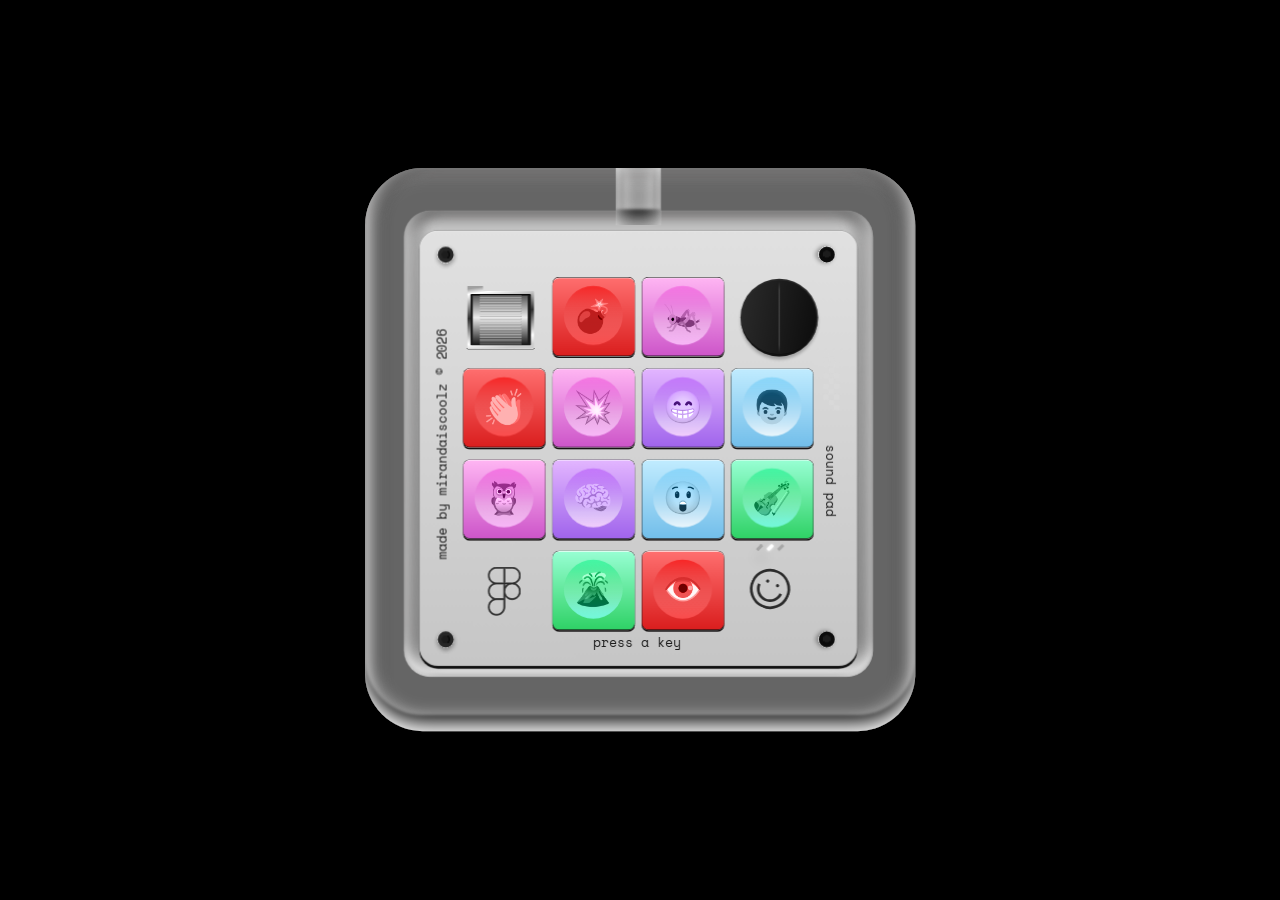
<file: index.html>
<!DOCTYPE html>
<html lang="en">
<head>
  <meta charset="UTF-8">
  <meta name="viewport" content="width=device-width, initial-scale=1.0">
  <title>Sound Pad</title>
  <link rel="preconnect" href="https://fonts.googleapis.com">
  <link rel="preconnect" href="https://fonts.gstatic.com" crossorigin>
  <link href="https://fonts.googleapis.com/css2?family=Space+Mono:wght@400;700&display=swap" rel="stylesheet">
  <style>
    * { margin: 0; padding: 0; box-sizing: border-box; }

    body {
      background: #000;
      display: flex;
      align-items: center;
      justify-content: center;
      min-height: 100vh;       /* fallback */
      min-height: 100dvh;      /* dynamic viewport — correct on mobile */
      overflow: hidden;
    }

    /* Scene: holds the scaled device. Its width/height + the
       device-scale transform are set dynamically in JS so the device
       always fits the viewport (minus body padding) and stays centered. */
    .scene {
      position: relative;
      flex-shrink: 0;
      /* Sensible defaults if JS hasn't run yet — JS will override. */
      width: 550.34px;
      height: 563.24px;
    }

    .device-scale {
      transform: scale(0.14);  /* overridden by JS */
      transform-origin: top left;
      position: absolute;
      top: 0;
      left: 0;
      width: 3931px;
      height: 4023.12px;
    }

    /* ── SHELL (frosted outer body) ── */
    .shell {
      position: absolute;
      inset: 0;
      border-radius: 411.995px;
      background: rgba(202,202,202,0.5);
      backdrop-filter: blur(115.868px);
      box-shadow:
        inset 0px -66.21px 154.491px 0px white,
        inset 0px -115.359px 22.07px 0px black,
        inset -132.421px 0px 66.21px 0px rgba(24,24,24,0.25),
        inset 132.421px 0px 66.21px 0px rgba(24,24,24,0.25),
        inset 0px 46.347px 92.694px 0px rgba(24,24,24,0.5),
        inset 0px 0px 154.491px 0px white,
        inset 0px 44.14px 88.28px 0px rgba(55,48,48,0.4);
    }

    /* ── CUTOUT (inner lighter recess) ── */
    .cutout {
      position: absolute;
      width: 3352.576px;
      height: 3329.019px;
      left: 276.78px;
      top: 304.93px;
      border-radius: 189.518px;
      background: linear-gradient(to bottom,
        rgba(255,255,255,0.5) 0%,
        rgba(230,230,230,0.44) 19.792%,
        rgba(255,255,255,0.01) 100%);
      backdrop-filter: blur(115.868px);
      box-shadow:
        inset 0px -66.21px 154.491px 0px white,
        inset 0px -22.07px 22.07px 0px black,
        inset -132.421px 0px 66.21px 0px rgba(24,24,24,0.25),
        inset 132.421px 0px 66.21px 0px rgba(24,24,24,0.25),
        inset 0px 46.347px 92.694px 0px rgba(24,24,24,0.5),
        inset 0px 0px 154.491px 0px white,
        inset 0px 44.14px 88.28px 0px rgba(55,48,48,0.4);
    }

    /* ── USB connector nub ── */
    .usb-connector {
      position: absolute;
      width: 323.315px;
      height: 409.455px;
      left: 1791.41px;
      top: 0.47px;
      background: rgba(202,202,202,0.5);
      box-shadow:
        inset 0px -12.36px 154.491px 0px white,
        inset 0px -115.359px 22.07px 0px rgba(0,0,0,0.83),
        inset -59.053px 0px 23.346px 0px rgba(24,24,24,0.25),
        inset 59.053px 0px 26.505px 0px rgba(24,24,24,0.25),
        inset 0px 46.347px 92.694px 0px rgba(24,24,24,0.5),
        inset 0px 0px 154.491px 0px white,
        inset 0px 44.14px 88.28px 0px rgba(55,48,48,0.4);
    }

    /* ── SILVER PLATE ── */
    .plate {
      position: absolute;
      width: 3137.218px;
      height: 3137.22px;
      left: 383.735px;
      top: 442.95px;
      border-radius: 137.332px;
      border: 4.716px solid rgba(0,0,0,0.25);
      background: linear-gradient(to bottom, #e1e1e1, #c6c6c6);
      box-shadow:
        inset 0px 8.24px 6.455px 0px rgba(255,255,255,0.19),
        inset 0px -19.226px 5.493px 0px rgba(0,0,0,0.93);
      overflow: hidden;
    }

    .plate-texture {
      position: absolute;
      inset: 0;
      background-image: url('https://www.figma.com/api/mcp/asset/39bbd13a-a094-4711-b7f8-eeae2d5db777');
      background-size: 2811.179px 2811.179px;
      background-position: top left;
      mix-blend-mode: overlay;
      pointer-events: none;
    }

    /* ── SCREWS ── */
    .screws {
      position: absolute;
      top: 3.69%; right: 5.17%; bottom: 4.87%; left: 4.23%;
    }
    .screw {
      position: absolute;
      width: 113.029px;
      height: 113.358px;
    }
    /* Screw image extends well beyond its 113×113 container per the
       Figma negative insets — this is what makes the visible screw
       larger than the inner hex, so the hex sits centered in the
       circle rather than filling it. */
    .screw-bg {
      display: block;
      position: absolute;
      top: -14.05%;
      left: -28.67%;
      width: 157.34%;   /* 100 + 28.67 + 28.67 */
      height: 157.18%;  /* 100 + 14.05 + 43.13 */
    }
    /* Polygon 3 — the screw-slot.svg from Figma. Natural viewBox is
       58.18 × 66.14 (taller than wide), then rotated 90° per the
       Figma design so the visible hex sits point-left/point-right. */
    .screw-poly {
      display: block;
      position: absolute;
      width: 51.4%;
      height: 58.5%;
      left: 50%;
      top: 50%;
      transform: translate(-50%, -50%) rotate(90deg);
    }
    /* Per Figma: left screws are unrotated; right screws are rotated
       90° clockwise (which is also why the right-side asset uses the
       darker #0B0B0B fill of screw-alt.svg vs the #262626 of the
       left-side screw.svg). */
    .screw-tl { top: 0; left: 0; }
    .screw-bl { bottom: 0; left: 0; }
    .screw-tr { top: 0; right: 0; transform: rotate(90deg); transform-origin: center; }
    .screw-br { bottom: 0; right: 0; transform: rotate(90deg); transform-origin: center; }

    /* ── BUTTON ROWS ── */
    .button-rows {
      position: absolute;
      left: 696.662px;
      top: 778.718px;
      width: 2510.423px;
      display: flex;
      flex-direction: column;
      align-items: center;
      gap: 73.092px;
    }

    .key-row {
      display: flex;
      gap: 49.429px;
      align-items: center;
    }

    /* ── KEYCAP ── */
    .keycap {
      width: 588.493px;
      height: 578.557px;
      position: relative;
      cursor: pointer;
      border: none;
      background: transparent;
      padding: 0;
      flex-shrink: 0;
    }

    /* Depth: dark bottom shadow edge */
    .key-depth {
      position: absolute;
      top: 2.56%; left: 0; right: 0; bottom: 0;
      border-radius: 46.234px;
      background: #161213;
      box-shadow:
        inset 0px 1.874px 0.852px 0px black,
        inset 0px 10.22px 1.277px -2.983px rgba(255,255,255,0.85);
      pointer-events: none;
    }

    /* Texture: colored key face */
    .key-texture {
      position: absolute;
      top: 0; left: 0; right: 0; bottom: 2.56%;
      border-radius: 46.234px;
      box-shadow:
        0px 8.091px 0.852px -2.983px rgba(255,255,255,0.55),
        inset 0px -1.703px 1.703px 1.119px rgba(0,0,0,0.75),
        inset 0px 1.874px 0.852px 0px black,
        inset 0px 10.22px 1.277px -2.983px rgba(255,255,255,0.85);
      pointer-events: none;
    }

    .keycap.red    .key-texture { background: linear-gradient(to bottom, #ff6f6f, #da1e1e); }
    .keycap.pink   .key-texture { background: linear-gradient(to bottom, #ffb6f3, #cd55c9); }
    .keycap.purple .key-texture { background: linear-gradient(to bottom, #e3b6ff, #a064ec); }
    .keycap.blue   .key-texture { background: linear-gradient(to bottom, #c1ecff, #72beea); }
    .keycap.green  .key-texture { background: linear-gradient(to bottom, #98ffd4, #2fd266); }

    /* Base oval: sheen highlight — shrinks on hover */
    .key-base {
      position: absolute;
      top: 11.05%; right: 14.67%; bottom: 16.19%; left: 13.8%;
      border-radius: 1181.447px;
      background: linear-gradient(to bottom, rgba(0,0,0,0.62), rgba(255,255,255,0.85));
      filter: blur(1.478px);
      mix-blend-mode: overlay;
      pointer-events: none;
      transform-origin: center;
      transition: transform 0.15s ease;
    }

    /* Emoji — shrinks on hover */
    .key-emoji {
      position: absolute;
      top: 28.03%; right: 31.09%; bottom: 32.49%; left: 30.1%;
      display: flex;
      align-items: center;
      justify-content: center;
      font-size: 228.41px;
      line-height: 1;
      mix-blend-mode: luminosity;
      pointer-events: none;
      transform-origin: center;
      transition: transform 0.15s ease;
      user-select: none;
    }

    /* ── HOVER: base oval + emoji shrink ── */
    .keycap:hover .key-base,
    .keycap:hover .key-emoji {
      transform: scale(0.82);
    }
    /* After a press-to-pause, suppress the hover-shrink until the
       cursor leaves the key — JS adds .suppress-hover then removes
       it on mouseleave so the next hover behaves normally. */
    .keycap.suppress-hover:hover .key-base,
    .keycap.suppress-hover:hover .key-emoji {
      transform: none;
    }

    /* Active: texture presses down */
    .keycap:active .key-texture {
      transform: translateY(10px);
    }
    .keycap:active .key-base,
    .keycap:active .key-emoji {
      transform: scale(0.78) translateY(10px);
    }

    /* ── DIAL ──
       Centered at boy X (2908.758) and cricket Y (1067.997) in LARGE RECT.
       Native dial size from Figma: 601.766 × 603.515.
       Scaled down ~8% and nudged right per design adjustment. */
    .dial-container {
      position: absolute;
      left: 2657.875px;   /* original 2607.875, +50 right */
      top:  766.240px;    /* 1067.997 − 603.515/2 */
      width: 601.766px;
      height: 603.515px;
      filter: drop-shadow(0px 23.132px 14.11px rgba(0,0,0,0.25));
      transform: scale(0.92);
      transform-origin: center;
    }
    .dial-knob {
      width: 601.766px;
      height: 603.515px;
      border-radius: 50%;
      background: #2b2b2b;
      box-shadow: inset 0px -17.753px 2.367px rgba(0,0,0,0.5);
      position: relative;
      overflow: hidden;
    }
    /* Ellipse 850 — 579.7 × 579.7 circle with:
       - transparent→rgba(0,0,0,0.73) gradient (the shading)
       - 7.71px white-25% stroke (creates the visible vertical line in
         the middle of the dial, since the ellipse is rotated 90° and
         clipped, only its vertical edges show through). */
    .dial-ellipse {
      position: absolute;
      width: 579.727px;
      height: 579.727px;
      left: 50%;
      top: 50%;
      transform: translate(-50%, -50%);
      border-radius: 50%;
      background: linear-gradient(
        100deg,
        rgba(0,0,0,0) 0%,
        rgba(0,0,0,0.73) 100%
      );
      pointer-events: none;
    }
    /* The visible vertical bisecting line — recreates the stroke edge
       of the rotated ellipse where it cuts through the dial center. */
    .dial-ellipse::after {
      content: '';
      position: absolute;
      left: 50%;
      top: 2%;
      bottom: 2%;
      width: 7.71px;
      transform: translateX(-50%);
      background: linear-gradient(
        to bottom,
        rgba(255,255,255,0) 0%,
        rgba(255,255,255,0.25) 12%,
        rgba(255,255,255,0.25) 88%,
        rgba(255,255,255,0) 100%
      );
    }

    /* ── ROTARY ENCODER ──
       y-center aligned with the row-1 boom (💣) key center
       (boom-row Y center = 1067.997 in the 3931×4023 design space). */
    .rotary-encoder {
      position: absolute;
      left: 727.17px;
      top: 839.768px;   /* 1067.997 − 456.457/2 */
      width: 484.147px;
      height: 456.457px;
    }
    .rotary-encoder img { display: block; width: 100%; height: 100%; }

    /* ── FIGMA LOGO ──
       Native size 235.586 × 349.395 (proper 2:3 ratio, not squished).
       Centered at owl X (994.992) and mountain Y (3022.944). */
    .figma-logo {
      position: absolute;
      left: 877.199px;    /* 994.992 − 235.586/2 */
      top:  2848.246px;   /* 3022.944 − 349.395/2 */
      width: 235.586px;
      height: 349.395px;
    }
    .figma-logo img {
      display: block;
      width: 100%;
      height: 100%;
    }

    /* ── SMILEY STICKER ── */
    .smiley {
      position: absolute;
      left: 2701.84px;
      top: 2815.2px;
      width: 381.968px;
      height: 381.968px;
      display: flex;
      align-items: center;
      justify-content: center;
    }
    .smiley-inner {
      width: 287.553px;
      height: 287.553px;
      transform: rotate(24.93deg);
    }
    .smiley-inner img { display: block; width: 100%; height: 100%; }

    /* ── TEXT LABELS — Space Mono (per updated Figma design) ── */
    .text-label {
      position: absolute;
      font-family: 'Space Mono', monospace;
      font-size: 92.694px;
      color: #1c1c1c;
      white-space: nowrap;
      font-weight: 400;
      /* Isolate on its own compositor layer so neighboring keycap
         hover transitions don't trigger repaints/subpixel shifts on
         the rotated text. */
      will-change: transform;
      backface-visibility: hidden;
      -webkit-font-smoothing: antialiased;
    }
    .text-soundkeypad {
      left: 3332.39px; top: 2232.98px;
      transform: translate(-50%,-50%) rotate(90deg);
    }
    .text-credits {
      left: 544.26px; top: 1970.45px;
      transform: translate(-50%,-50%) rotate(-90deg);
    }
    .text-tagline {
      left: 1940.89px; top: 3383.83px;
      transform: translate(-50%,-50%);
    }

    /* ── PATTERN DOTS ── */
    .dot {
      position: absolute;
      width: 38.283px;
      height: 38.245px;
      background: #d9d9d9;
      border-radius: 6.374px;
    }

    /* ── LEDs ── */
    .leds { position: absolute; left: 2792.73px; top: 2684px; }
    .led-wrap {
      position: absolute;
      width: 51.974px; height: 51.974px;
      display: flex; align-items: center; justify-content: center;
    }
    .led {
      width: 22.619px; height: 50.883px;
      border-radius: 4.635px;
      transform: rotate(45deg);
    }

    /* ── MOBILE: drop the effects that crash iOS Safari ──
       The device is laid out at 3931×4023px and scaled down via CSS
       transform. iOS Safari rasterizes backdrop-filter and the big
       inset shadows at the *pre-scale* size, which blows the per-tab
       memory cap and triggers the "A problem repeatedly occurred"
       reload loop. At phone scale the heavy effects are barely visible
       anyway — strip them. */
    @media (max-width: 900px), (hover: none) and (pointer: coarse) {
      .shell,
      .cutout {
        backdrop-filter: none;
        -webkit-backdrop-filter: none;
      }
      .shell {
        box-shadow:
          inset 0px -80px 60px 0px rgba(255,255,255,0.55),
          inset 0px -110px 20px 0px rgba(0,0,0,0.7),
          inset 0px 40px 80px 0px rgba(24,24,24,0.45);
      }
      .cutout {
        box-shadow:
          inset 0px -60px 60px 0px rgba(255,255,255,0.5),
          inset 0px -22px 20px 0px rgba(0,0,0,0.55),
          inset 0px 40px 80px 0px rgba(24,24,24,0.4);
      }
      .usb-connector {
        box-shadow:
          inset 0px -110px 20px 0px rgba(0,0,0,0.83),
          inset 0px 40px 80px 0px rgba(24,24,24,0.45);
      }
      /* The plate texture is a multi-megabyte image pulled from a remote
         host and composited with mix-blend-mode — two big mobile costs
         for an effect that's invisible at phone scale. The updated
         Figma design removes it entirely. */
      .plate-texture { display: none; }
      /* Keycap blends (mix-blend-overlay on .key-base, mix-blend-luminosity
         on .key-emoji) and the .key-base blur stay enabled on mobile —
         they're cheap on small elements and the design relies on them
         for correct color. */
    }
  </style>
</head>
<body>
  <div class="scene">
    <div class="device-scale">

      <div class="shell"></div>
      <div class="cutout"></div>
      <div class="usb-connector"></div>

      <div class="plate">
        <div class="plate-texture"></div>
        <div class="screws">
          <div class="screw screw-tl">
            <img class="screw-bg" src="assets/screw.svg" alt="">
            <img class="screw-poly" src="assets/screw-slot.svg" alt="">
          </div>
          <div class="screw screw-bl">
            <img class="screw-bg" src="assets/screw.svg" alt="">
            <img class="screw-poly" src="assets/screw-slot.svg" alt="">
          </div>
          <div class="screw screw-tr">
            <img class="screw-bg" src="assets/screw-alt.svg" alt="">
            <img class="screw-poly" src="assets/screw-slot.svg" alt="">
          </div>
          <div class="screw screw-br">
            <img class="screw-bg" src="assets/screw-alt.svg" alt="">
            <img class="screw-poly" src="assets/screw-slot.svg" alt="">
          </div>
        </div>
      </div>

      <div class="button-rows">

        <!-- Row 1: 💣 🦗 -->
        <div class="key-row">
          <button class="keycap red" data-sound="1">
            <div class="key-depth"></div><div class="key-texture"></div>
            <div class="key-base"></div><div class="key-emoji">💣</div>
          </button>
          <button class="keycap pink" data-sound="2">
            <div class="key-depth"></div><div class="key-texture"></div>
            <div class="key-base"></div><div class="key-emoji">🦗</div>
          </button>
        </div>

        <!-- Row 2: 👏 💥 😁 👦 -->
        <div class="key-row">
          <button class="keycap red" data-sound="3">
            <div class="key-depth"></div><div class="key-texture"></div>
            <div class="key-base"></div><div class="key-emoji">👏</div>
          </button>
          <button class="keycap pink" data-sound="4">
            <div class="key-depth"></div><div class="key-texture"></div>
            <div class="key-base"></div><div class="key-emoji">💥</div>
          </button>
          <button class="keycap purple" data-sound="5">
            <div class="key-depth"></div><div class="key-texture"></div>
            <div class="key-base"></div><div class="key-emoji">😁</div>
          </button>
          <button class="keycap blue" data-sound="6">
            <div class="key-depth"></div><div class="key-texture"></div>
            <div class="key-base"></div><div class="key-emoji">👦</div>
          </button>
        </div>

        <!-- Row 3: 🦉 🧠 😲 🎻 -->
        <div class="key-row">
          <button class="keycap pink" data-sound="7">
            <div class="key-depth"></div><div class="key-texture"></div>
            <div class="key-base"></div><div class="key-emoji">🦉</div>
          </button>
          <button class="keycap purple" data-sound="8">
            <div class="key-depth"></div><div class="key-texture"></div>
            <div class="key-base"></div><div class="key-emoji">🧠</div>
          </button>
          <button class="keycap blue" data-sound="9">
            <div class="key-depth"></div><div class="key-texture"></div>
            <div class="key-base"></div><div class="key-emoji">😲</div>
          </button>
          <button class="keycap green" data-sound="10">
            <div class="key-depth"></div><div class="key-texture"></div>
            <div class="key-base"></div><div class="key-emoji">🎻</div>
          </button>
        </div>

        <!-- Row 4: 🌋 👁️ -->
        <div class="key-row">
          <button class="keycap green" data-sound="11">
            <div class="key-depth"></div><div class="key-texture"></div>
            <div class="key-base"></div><div class="key-emoji">🌋</div>
          </button>
          <button class="keycap red" data-sound="12">
            <div class="key-depth"></div><div class="key-texture"></div>
            <div class="key-base"></div><div class="key-emoji">👁️</div>
          </button>
        </div>

      </div><!-- /button-rows -->

      <div class="dial-container">
        <div class="dial-knob">
          <div class="dial-ellipse"></div>
        </div>
      </div>

      <div class="rotary-encoder">
        <img src="assets/rotary-encoder.svg" alt="">
      </div>

      <div class="figma-logo">
        <img src="assets/logo.svg" alt="">
      </div>

      <div class="smiley">
        <div class="smiley-inner">
          <img src="assets/smiley-face.svg" alt="">
        </div>
      </div>

      <div class="text-label text-soundkeypad">sound pad</div>
      <div class="text-label text-credits">made by mirandaiscoolz © 2026</div>
      <div class="text-label text-tagline">press a key</div>

      <!-- Diagonal pattern dots (positions relative to LARGE RECT) -->
      <div class="dot" style="left:3273.34px;top:1311.74px"></div>
      <div class="dot" style="left:3311.61px;top:1349.99px"></div>
      <div class="dot" style="left:3349.90px;top:1388.22px"></div>
      <div class="dot" style="left:3273.34px;top:1464.70px"></div>
      <div class="dot" style="left:3311.61px;top:1502.95px"></div>
      <div class="dot" style="left:3349.90px;top:1541.19px"></div>
      <div class="dot" style="left:3273.34px;top:1388.22px"></div>
      <div class="dot" style="left:3311.61px;top:1426.47px"></div>
      <div class="dot" style="left:3349.90px;top:1464.70px"></div>
      <div class="dot" style="left:3273.34px;top:1541.18px"></div>
      <div class="dot" style="left:3311.61px;top:1579.43px"></div>
      <div class="dot" style="left:3349.90px;top:1617.67px"></div>
      <div class="dot" style="left:3273.34px;top:1617.67px"></div>
      <div class="dot" style="left:3311.61px;top:1655.91px"></div>
      <div class="dot" style="left:3349.90px;top:1694.15px"></div>

      <div class="leds">
        <div class="led-wrap" style="left:0;top:0">
          <div class="led" style="background:rgba(153,153,153,0.75)"></div>
        </div>
        <div class="led-wrap" style="left:75.15px;top:0">
          <div class="led" style="background:white;filter:blur(11.587px)"></div>
        </div>
        <div class="led-wrap" style="left:75.15px;top:0">
          <div class="led" style="background:white;box-shadow:0px 92.694px 92.694px 0px rgba(0,0,0,0.25)"></div>
        </div>
        <div class="led-wrap" style="left:150.3px;top:0">
          <div class="led" style="background:rgba(153,153,153,0.75)"></div>
        </div>
      </div>

    </div><!-- /device-scale -->
  </div><!-- /scene -->

  <script>
    /* ── Responsive fit ──
       Sizes the keypad so its larger dimension is at most 80% of the
       viewport's shorter side. That guarantees visible padding on all
       four sides of the keypad on every screen — including tall mobile
       portrait — while flexbox keeps it perfectly centered. Capped at
       0.14× so it doesn't grow past the desktop target size. */
    (function() {
      const DEVICE_W = 3931;
      const DEVICE_H = 4023.12;
      const MAX_SCALE = 0.14;
      const FIT_RATIO = 0.89;   /* % of vmin the keypad's long side fills —
                                   tuned so phones get ~6.5% padding/side
                                   (40% less than the previous 0.80 value).
                                   Tablets/desktops hit MAX_SCALE first so
                                   they're unaffected. */
      const scene = document.querySelector('.scene');
      const deviceScale = document.querySelector('.device-scale');

      function fit() {
        const vmin = Math.min(window.innerWidth, window.innerHeight);
        const scale = Math.min(MAX_SCALE, (vmin * FIT_RATIO) / DEVICE_H);

        scene.style.width  = (DEVICE_W * scale) + 'px';
        scene.style.height = (DEVICE_H * scale) + 'px';
        deviceScale.style.transform = 'scale(' + scale + ')';
      }

      window.addEventListener('resize', fit);
      window.addEventListener('orientationchange', fit);
      fit();
    })();

    /* ── Audio playback ──
       Uses lazy-created HTMLAudioElement instances (one per sound)
       rather than Web Audio API. Reasons:
         • Web Audio respects iPhone's silent-mode switch in a way
           that effectively muted ALL output for some users — even
           with a clean AudioContext.resume() inside the click handler.
           HTMLAudioElement is the more permissive path on iOS.
         • The original grey-tab Safari bug was caused by 12 inline
           <audio preload="auto"> tags pre-buffering megabytes of MP3
           on page load. Lazy creation + preload="none" sidesteps
           that completely — elements are created on demand and don't
           fetch their MP3 until play() is called from a user gesture. */
    (function() {
      const sounds = {
        '1':  'sounds/(1) boom.mp3',
        '2':  'sounds/(2) crickets.mp3',
        '3':  'sounds/(3) clapping.mp3',
        '4':  'sounds/(4) suspense.MP3',
        '5':  'sounds/(5) happy.MP3',
        '6':  'sounds/(6) bruh.mp3',
        '7':  'sounds/(7) inspirational.mp3',
        '8':  'sounds/(8) math.mp3',
        '9':  'sounds/(9) woah.mp3',
        '10': 'sounds/(10) sad violin.mp3',
        '11': 'sounds/(11) explosion.mp3',
        '12': 'sounds/(12) bombastic side eye.mp3'
      };

      const audioCache = {};
      let currentAudio = null;
      let currentId = null;

      function getAudio(id) {
        if (!audioCache[id]) {
          const a = new Audio();
          a.preload = 'none';     // don't fetch until play() — keeps memory low
          a.playsInline = true;   // iOS: keep audio inline, don't go fullscreen
          a.src = encodeURI(sounds[id]);
          audioCache[id] = a;
        }
        return audioCache[id];
      }

      function stopCurrent() {
        if (currentAudio) {
          currentAudio.pause();
          try { currentAudio.currentTime = 0; } catch (e) {}
          currentAudio = null;
          currentId = null;
        }
      }

      function play(id, key) {
        // Re-clicking after a pause should restore normal hover.
        if (key) key.classList.remove('suppress-hover');

        const isSame = currentId === id;
        stopCurrent();
        if (isSame) {
          // Press-to-pause: take this key out of its hover-shrink
          // state so it returns to original size while the cursor
          // is still over it.
          if (key) {
            key.classList.add('suppress-hover');
            key.addEventListener('mouseleave', () => {
              key.classList.remove('suppress-hover');
            }, { once: true });
          }
          return;
        }

        const audio = getAudio(id);
        try { audio.currentTime = 0; } catch (e) {}
        // play() is invoked synchronously inside the click handler so
        // iOS Safari treats it as user-initiated and allows playback.
        const p = audio.play();
        if (p && typeof p.then === 'function') {
          p.catch(() => {
            if (currentId === id) {
              currentAudio = null;
              currentId = null;
            }
          });
        }
        currentAudio = audio;
        currentId = id;

        audio.addEventListener('ended', () => {
          if (currentId === id) {
            currentAudio = null;
            currentId = null;
          }
        }, { once: true });
      }

      document.querySelectorAll('.keycap').forEach(key => {
        key.addEventListener('click', () => play(key.dataset.sound, key));
      });
    })();
  </script>
</body>
</html>
</file>
